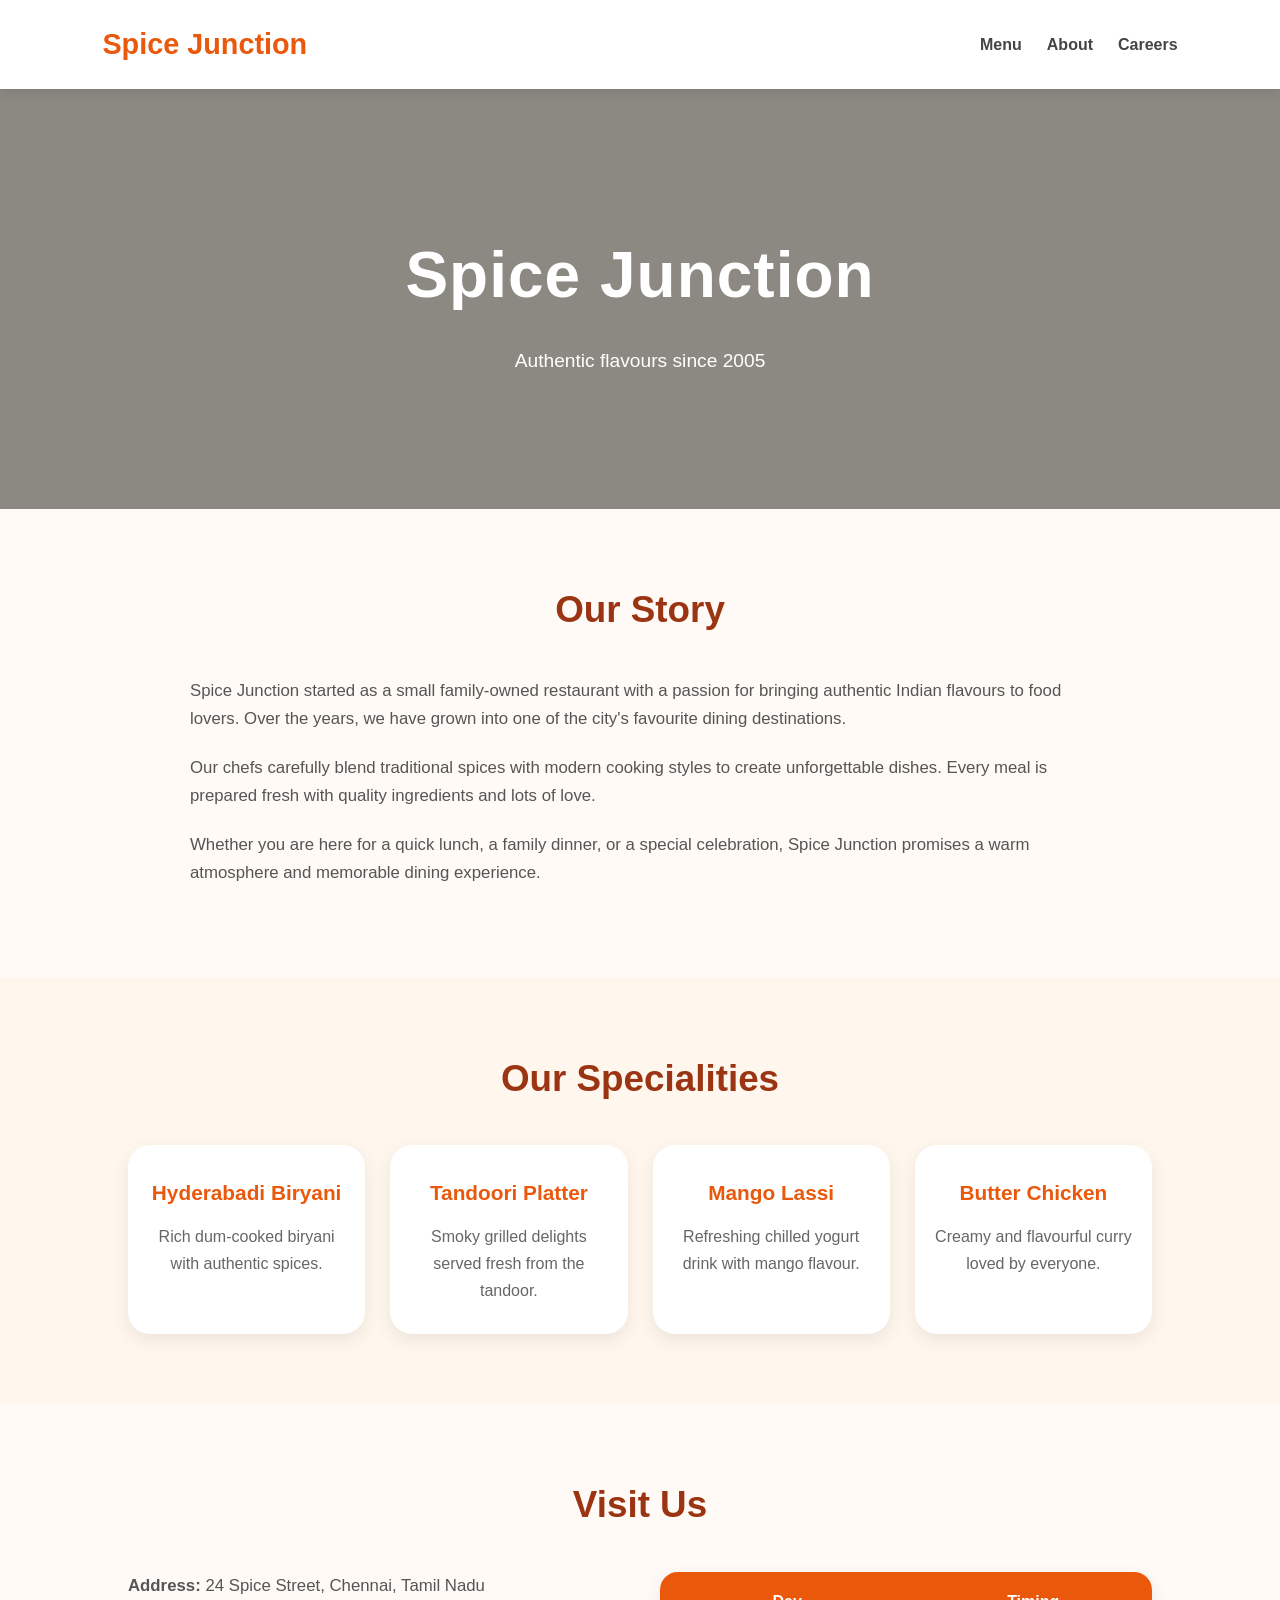
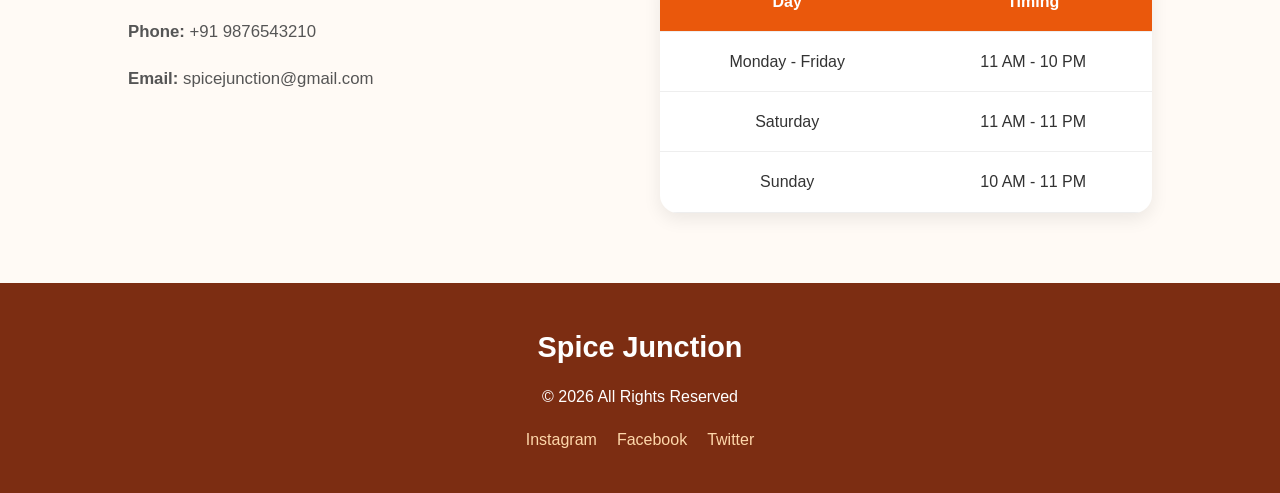
<file: Page_2_About/index.html>
<!DOCTYPE html>
<html lang="en">
<head>
  <meta charset="UTF-8">
  <meta name="viewport" content="width=device-width, initial-scale=1.0">
  <title>About - Spice Junction</title>

  <link rel="stylesheet" href="style.css">
</head>
<body>

  <!-- Navbar -->

  <nav class="navbar">

    <div class="logo">
      Spice Junction
    </div>

    <ul class="nav-links">
      <li><a href="../Page_1_Menu/index.html">Menu</a></li>
      <li><a href="index.html">About</a></li>
      <li><a href="../Page_3_Careers/careers.html">Careers</a></li>
    </ul>

  </nav>


  <!-- Hero Section -->

  <section class="hero">

    <h1>Spice Junction</h1>

    <p>Authentic flavours since 2005</p>

  </section>


  <!-- Our Story -->

  <section class="story">

    <h2>Our Story</h2>

    <p>
      Spice Junction started as a small family-owned restaurant with a passion
      for bringing authentic Indian flavours to food lovers. Over the years,
      we have grown into one of the city's favourite dining destinations.
    </p>

    <p>
      Our chefs carefully blend traditional spices with modern cooking styles
      to create unforgettable dishes. Every meal is prepared fresh with
      quality ingredients and lots of love.
    </p>

    <p>
      Whether you are here for a quick lunch, a family dinner, or a special
      celebration, Spice Junction promises a warm atmosphere and memorable
      dining experience.
    </p>

  </section>


  <!-- Specialities -->

  <section class="specialities">

    <h2>Our Specialities</h2>

    <div class="speciality-container">

      <div class="speciality-card">
        <h3>Hyderabadi Biryani</h3>
        <p>Rich dum-cooked biryani with authentic spices.</p>
      </div>

      <div class="speciality-card">
        <h3>Tandoori Platter</h3>
        <p>Smoky grilled delights served fresh from the tandoor.</p>
      </div>

      <div class="speciality-card">
        <h3>Mango Lassi</h3>
        <p>Refreshing chilled yogurt drink with mango flavour.</p>
      </div>

      <div class="speciality-card">
        <h3>Butter Chicken</h3>
        <p>Creamy and flavourful curry loved by everyone.</p>
      </div>

    </div>

  </section>


  <!-- Visit Us -->

  <section class="visit">

    <h2>Visit Us</h2>

    <div class="visit-content">

      <div class="contact-info">

        <p><strong>Address:</strong> 24 Spice Street, Chennai, Tamil Nadu</p>

        <p><strong>Phone:</strong> +91 9876543210</p>

        <p><strong>Email:</strong> spicejunction@gmail.com</p>

      </div>


      <table>

        <tr>
          <th>Day</th>
          <th>Timing</th>
        </tr>

        <tr>
          <td>Monday - Friday</td>
          <td>11 AM - 10 PM</td>
        </tr>

        <tr>
          <td>Saturday</td>
          <td>11 AM - 11 PM</td>
        </tr>

        <tr>
          <td>Sunday</td>
          <td>10 AM - 11 PM</td>
        </tr>

      </table>

    </div>

  </section>


  <!-- Footer -->

  <footer>

    <h3>Spice Junction</h3>

    <p>© 2026 All Rights Reserved</p>

    <div class="socials">
      <a href="#">Instagram</a>
      <a href="#">Facebook</a>
      <a href="#">Twitter</a>
    </div>

  </footer>

</body>
</html>
</file>
<file: Page_2_About/style.css>
*{
  margin:0;
  padding:0;
  box-sizing:border-box;
  font-family:Arial, Helvetica, sans-serif;
}

body{
  background:#fff7ed;
  color:#333;
  line-height:1.7;
}

/* Navbar */

.navbar{
  display:flex;
  justify-content:space-between;
  align-items:center;

  padding:20px 8%;

  background:white;

  position:sticky;
  top:0;
  z-index:1000;

  box-shadow:0 4px 10px rgba(0,0,0,0.08);
}

.logo{
  font-size:1.8rem;
  font-weight:bold;
  color:#ea580c;
}

.nav-links{
  display:flex;
  list-style:none;
  gap:25px;
}

.nav-links a{
  text-decoration:none;
  color:#444;
  font-weight:bold;

  transition:0.3s;
}

.nav-links a:hover{
  color:#ea580c;
}

/* Hero Section */

.hero{
  height:420px;

  display:flex;
  flex-direction:column;
  justify-content:center;
  align-items:center;

  text-align:center;

  background:
    linear-gradient(
      rgba(0,0,0,0.45),
      rgba(0,0,0,0.45)
    ),
    url("https://images.pexels.com/photos/262978/pexels-photo-262978.jpeg");

  background-size:cover;
  background-position:center;

  color:white;

  padding:20px;
}

.hero h1{
  font-size:4rem;
  margin-bottom:15px;
  letter-spacing:1px;
}

.hero p{
  font-size:1.2rem;
  max-width:600px;
}

/* Common Section */

section{
  padding:70px 10%;
}

section h2{
  text-align:center;
  font-size:2.3rem;
  margin-bottom:35px;

  color:#9a3412;
}

/* Story Section */

.story{
  background:#fffaf5;
}

.story p{
  max-width:900px;
  margin:0 auto 20px auto;

  font-size:1.05rem;
  color:#555;
}

/* Specialities */

.speciality-container{
  display:grid;

  grid-template-columns:repeat(4,1fr);

  gap:25px;
}

.speciality-card{
  background:white;

  padding:30px 20px;

  border-radius:22px;

  text-align:center;

  box-shadow:0 6px 18px rgba(0,0,0,0.08);

  transition:0.35s;
}

.speciality-card:hover{
  transform:translateY(-8px);
  box-shadow:0 12px 24px rgba(0,0,0,0.12);
}

.speciality-card h3{
  color:#ea580c;
  margin-bottom:12px;
  font-size:1.3rem;
}

.speciality-card p{
  color:#666;
}

/* Visit Section */

.visit{
  background:#fffaf5;
}

.visit-content{
  display:flex;
  justify-content:space-between;
  gap:40px;
  flex-wrap:wrap;

  align-items:flex-start;
}

.contact-info{
  flex:1;
}

.contact-info p{
  margin-bottom:18px;
  font-size:1.05rem;
  color:#555;
}

/* Table */

table{
  flex:1;

  width:100%;
  min-width:320px;

  border-collapse:collapse;

  background:white;

  border-radius:18px;
  overflow:hidden;

  box-shadow:0 6px 18px rgba(0,0,0,0.08);
}

table th{
  background:#ea580c;
  color:white;
}

table th,
table td{
  padding:16px;
  text-align:center;
  border-bottom:1px solid #eee;
}

table tr:hover{
  background:#fff7ed;
}

/* Footer */

footer{
  background:#7c2d12;

  color:white;

  text-align:center;

  padding:40px 20px;
}

footer h3{
  font-size:1.8rem;
  margin-bottom:12px;
}

footer p{
  margin-bottom:15px;
}

.socials{
  display:flex;
  justify-content:center;
  gap:20px;
}

.socials a{
  color:#fed7aa;
  text-decoration:none;
  transition:0.3s;
}

.socials a:hover{
  color:white;
}

/* Responsive */

@media(max-width:768px){

  .navbar{
    flex-direction:column;
    gap:15px;
  }

  .hero{
    height:350px;
  }

  .hero h1{
    font-size:2.6rem;
  }

  .hero p{
    font-size:1rem;
  }

  .speciality-container{
    grid-template-columns:1fr;
  }

  .visit-content{
    flex-direction:column;
  }

}
</file>
